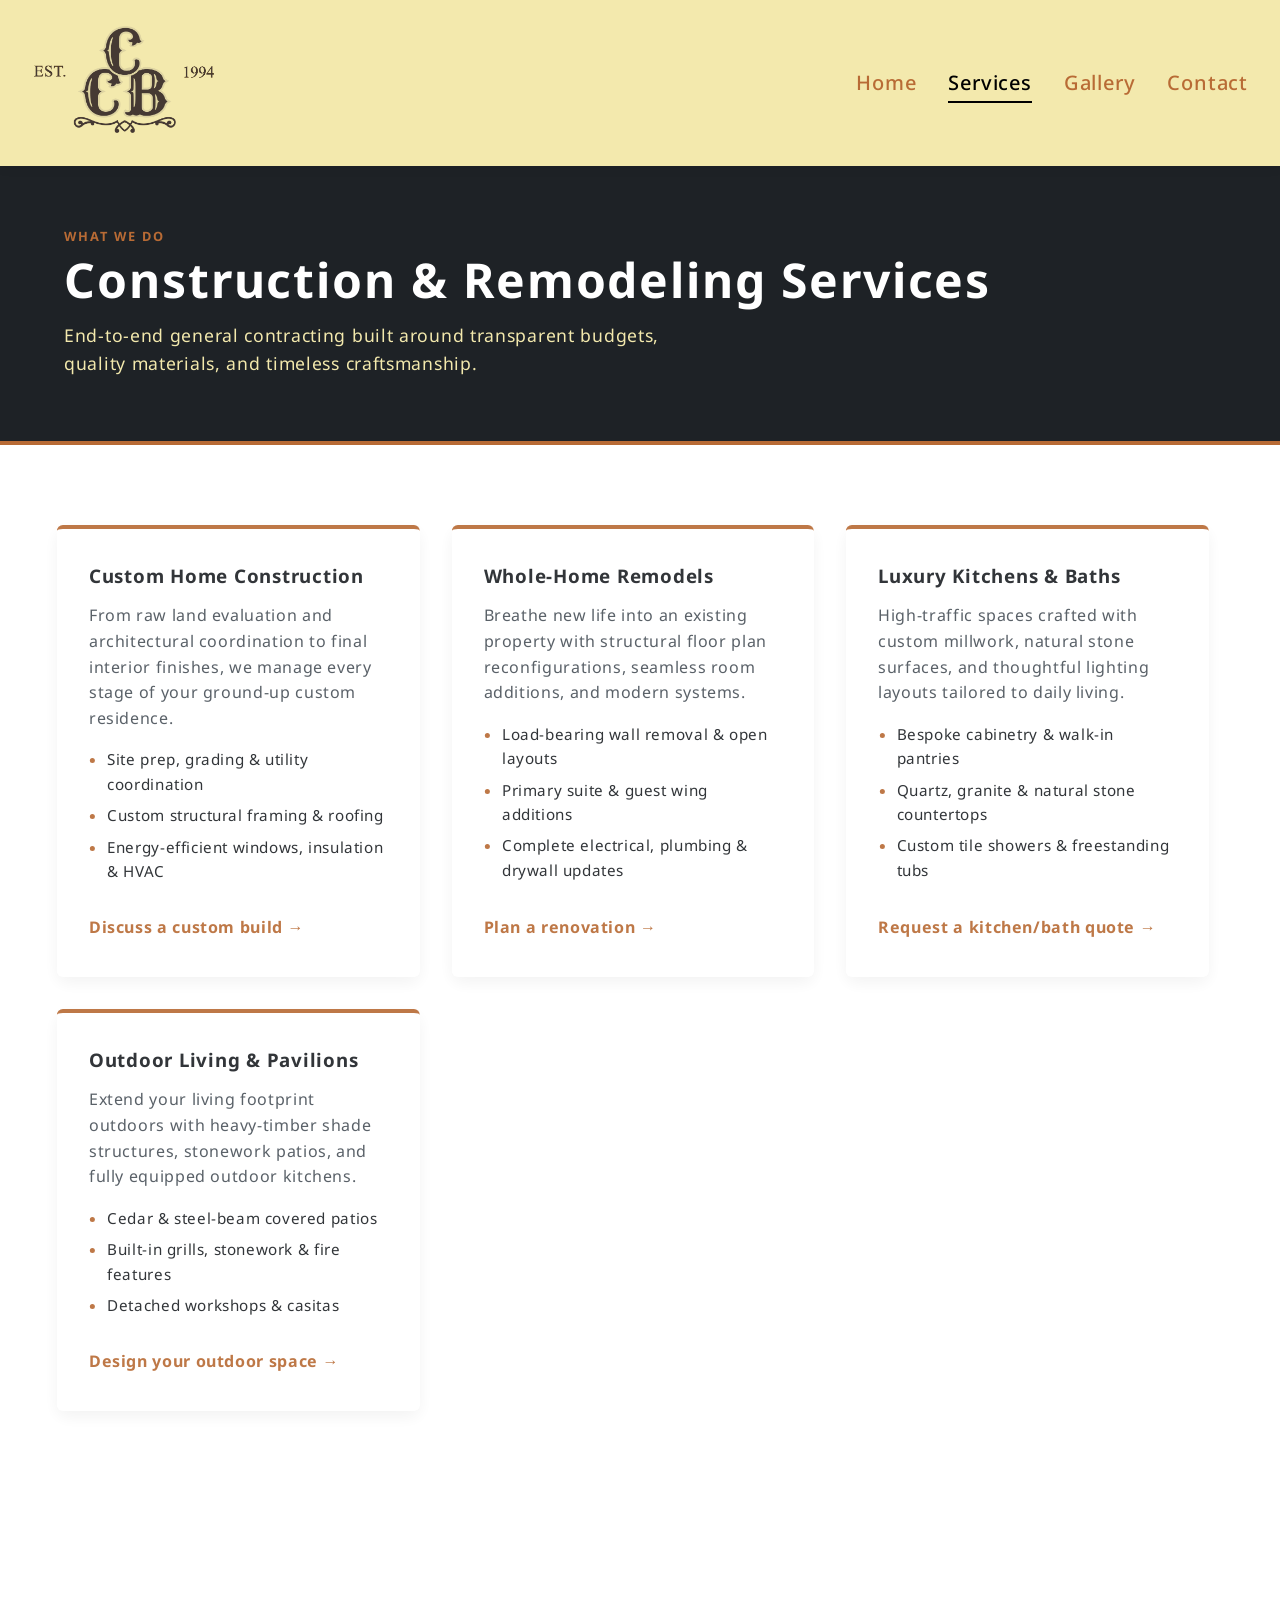
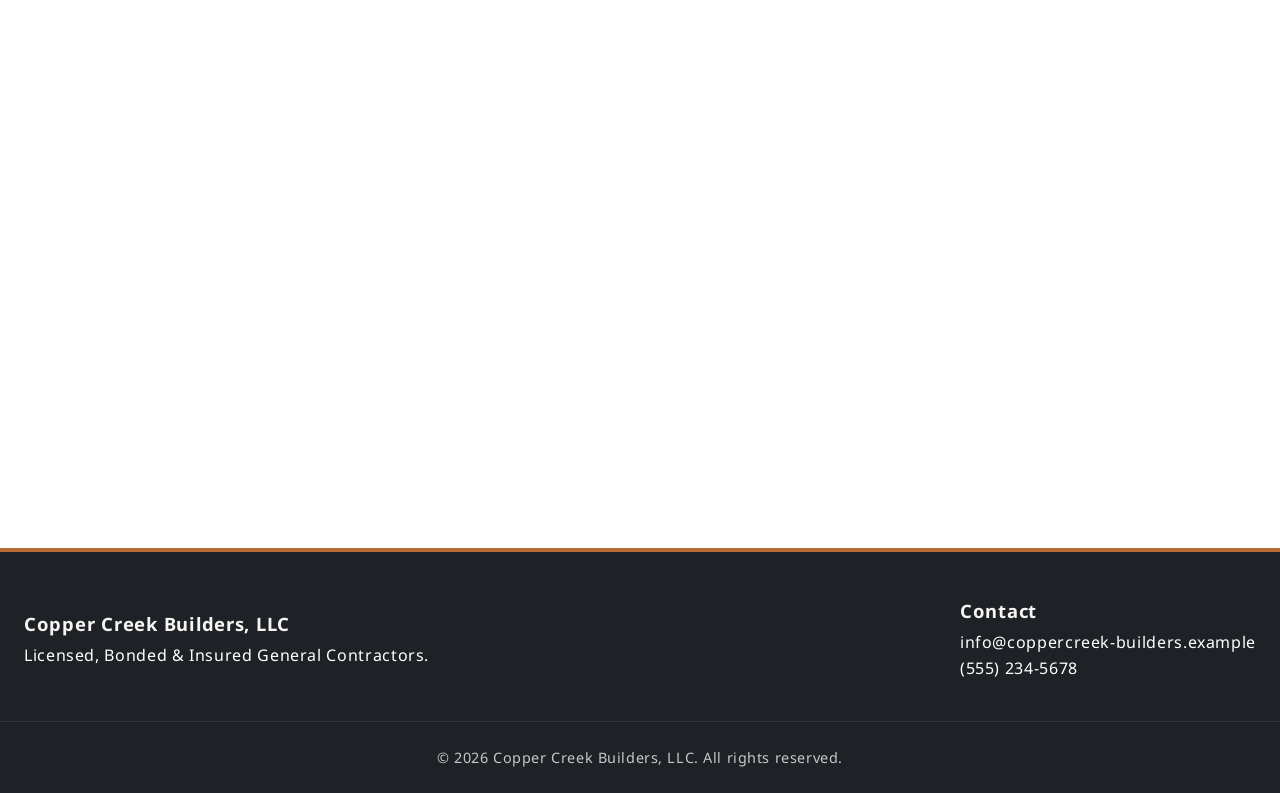
<file: services.html>
<!doctype html>
<html lang="en">
  <head>
    <meta charset="UTF-8" />
    <meta name="viewport" content="width=device-width, initial-scale=1.0" />
    <title>Services | Copper Creek Builders</title>
    <link rel="icon" href="./assets/copper-creek-initials-logo.png" />
    <link rel="stylesheet" href="styles.css" />
    <script src="index.js" defer></script>
  </head>
  <body>
    <!-- NAVIGATION BAR -->
    <nav class="nav">
      <div class="nav__container">
        <a href="index.html">
          <img
            src="./assets/copper-creek-initials-logo.png"
            alt="Copper Creek Builders"
            class="nav__logo nav__logo--services"
          />
        </a>

        <button
          id="menu-toggle"
          class="nav__toggle"
          aria-label="Toggle Navigation"
        >
          <span class="nav__toggle-bar"></span>
          <span class="nav__toggle-bar"></span>
          <span class="nav__toggle-bar"></span>
        </button>

        <ul id="nav-links" class="nav__links">
          <li class="nav__item">
            <a href="index.html" class="nav__link">Home</a>
          </li>
          <li class="nav__item">
            <a href="services.html" class="nav__link nav__link--active">Services</a>
          </li>
          <li class="nav__item">
            <a href="gallery.html" class="nav__link">Gallery</a>
          </li>
          <li class="nav__item">
            <a href="#contact" class="nav__link open-contact-modal">Contact</a>
          </li>
        </ul>
      </div>
    </nav>

    <!-- CONTACT MODAL -->
    <dialog class="contact-modal" id="contactModal">
      <div class="modal-header">
        <div>
          <span class="eyebrow">Get In Touch</span>
          <h2>Request a Consultation</h2>
        </div>
        <button type="button" class="modal-close" id="closeModal" aria-label="Close Modal">&times;</button>
      </div>

      <div class="modal-contact-bar">
        <span><strong>Phone:</strong> (555) 234-5678</span>
        <span><strong>Email:</strong> info@coppercreek-builders.example</span>
      </div>

      <form class="modal-form" id="contactForm">
        <div class="form-group">
          <label for="clientName">Full Name</label>
          <input type="text" id="clientName" required placeholder="Jane Doe" />
        </div>
        <div class="form-group">
          <label for="clientEmail">Email Address</label>
          <input type="email" id="clientEmail" required placeholder="jane@example.com" />
        </div>
        <div class="form-group">
          <label for="projectType">Project Type</label>
          <select id="projectType">
            <option value="custom">Custom Home Build</option>
            <option value="remodel">Whole-Home Remodel</option>
            <option value="outdoor">Outdoor Living / Addition</option>
          </select>
        </div>
        <div class="form-group">
          <label for="projectDetails">Project Details</label>
          <textarea id="projectDetails" rows="3" required placeholder="Share lot status, estimated square footage, or goals..."></textarea>
        </div>
        <button type="submit" class="btn-primary" style="width: 100%">Send Inquiry</button>
        <p class="form-feedback" id="formFeedback"></p>
      </form>
    </dialog>

    <!-- PAGE BANNER -->
    <header class="page-banner">
      <div class="container">
        <span class="eyebrow">What We Do</span>
        <h1>Construction &amp; Remodeling Services</h1>
        <p>
          End-to-end general contracting built around transparent budgets,
          quality materials, and timeless craftsmanship.
        </p>
      </div>
    </header>

    <!-- DETAILED SERVICES -->
    <section class="section reveal-left">
      <div class="container services__grid">
        <article class="service-card">
          <div>
            <h3>Custom Home Construction</h3>
            <p>
              From raw land evaluation and architectural coordination to final
              interior finishes, we manage every stage of your ground-up custom
              residence.
            </p>
            <ul class="service-list">
              <li>Site prep, grading &amp; utility coordination</li>
              <li>Custom structural framing &amp; roofing</li>
              <li>Energy-efficient windows, insulation &amp; HVAC</li>
            </ul>
          </div>
          <a href="#contact" class="text-link open-contact-modal">Discuss a custom build &rarr;</a>
        </article>

        <article class="service-card">
          <div>
            <h3>Whole-Home Remodels</h3>
            <p>
              Breathe new life into an existing property with structural floor
              plan reconfigurations, seamless room additions, and modern systems.
            </p>
            <ul class="service-list">
              <li>Load-bearing wall removal &amp; open layouts</li>
              <li>Primary suite &amp; guest wing additions</li>
              <li>Complete electrical, plumbing &amp; drywall updates</li>
            </ul>
          </div>
          <a href="#contact" class="text-link open-contact-modal">Plan a renovation &rarr;</a>
        </article>

        <article class="service-card">
          <div>
            <h3>Luxury Kitchens &amp; Baths</h3>
            <p>
              High-traffic spaces crafted with custom millwork, natural stone
              surfaces, and thoughtful lighting layouts tailored to daily living.
            </p>
            <ul class="service-list">
              <li>Bespoke cabinetry &amp; walk-in pantries</li>
              <li>Quartz, granite &amp; natural stone countertops</li>
              <li>Custom tile showers &amp; freestanding tubs</li>
            </ul>
          </div>
          <a href="#contact" class="text-link open-contact-modal">Request a kitchen/bath quote &rarr;</a>
        </article>

        <article class="service-card">
          <div>
            <h3>Outdoor Living &amp; Pavilions</h3>
            <p>
              Extend your living footprint outdoors with heavy-timber shade
              structures, stonework patios, and fully equipped outdoor kitchens.
            </p>
            <ul class="service-list">
              <li>Cedar &amp; steel-beam covered patios</li>
              <li>Built-in grills, stonework &amp; fire features</li>
              <li>Detached workshops &amp; casitas</li>
            </ul>
          </div>
          <a href="#contact" class="text-link open-contact-modal">Design your outdoor space &rarr;</a>
        </article>
      </div>
    </section>

    <!-- 3-STEP BUILDING PROCESS -->
    <section class="section bg-cream reveal-right">
      <div class="container">
        <div class="section-header">
          <span class="eyebrow">How We Work</span>
          <h2>Our 3-Step Building Process</h2>
          <p>A clear, predictable workflow from our first handshake to key handoff.</p>
        </div>

        <div class="services__grid">
          <div class="stat-card" style="background: var(--white)">
            <h3>01. Discovery &amp; Estimate</h3>
            <p>
              We meet on-site or review your plans to align on scope, target
              budget, and realistic timelines before breaking ground.
            </p>
          </div>
          <div class="stat-card" style="background: var(--white)">
            <h3>02. Pre-Construction</h3>
            <p>
              We finalize engineering, pull municipal permits, lock in trade
              schedules, and guide your material selections.
            </p>
          </div>
          <div class="stat-card" style="background: var(--white)">
            <h3>03. Build &amp; Walkthrough</h3>
            <p>
              Dedicated on-site supervision with weekly progress updates,
              culminating in a thorough final walkthrough and 5-year warranty.
            </p>
          </div>
        </div>

        <div class="section-cta">
          <a href="#contact" class="btn-primary open-contact-modal">Schedule Your Consultation</a>
        </div>
      </div>
    </section>

    <!-- FOOTER -->
    <footer class="site-footer">
      <div class="container footer-grid">
        <div>
          <h4>Copper Creek Builders, LLC</h4>
          <p>Licensed, Bonded &amp; Insured General Contractors.</p>
        </div>
        <div>
          <h4>Contact</h4>
          <p>info@coppercreek-builders.example</p>
          <p>(555) 234-5678</p>
        </div>
      </div>
      <div class="footer-bottom">
        <p>
          &copy; <span id="currentYear"></span> Copper Creek Builders, LLC. All
          rights reserved.
        </p>
      </div>
    </footer>
  </body>
</html>
</file>
<file: styles.css>
@import url("https://fonts.googleapis.com/css2?family=Noto+Sans:ital,wght@0,100..900;1,100..900&display=swap");

:root {
  --copper: #b86b35;
  --copper-dark: #945224;
  --charcoal: #1e2226;
  --slate: #4a525a;
  --cream: #f7f5f2;
  --cream-light: #f3e9ad;
  --white: #ffffff;
}

* {
  margin: 0;
  padding: 0;
  box-sizing: border-box;
  font-family: "Noto Sans", sans-serif;
  letter-spacing: 0.04em;
}

html {
  scroll-behavior: smooth;
  overflow-x: hidden;
}

body {
  width: 100%;
  overflow-x: hidden;
  color: var(--charcoal);
  background: var(--white);
  line-height: 1.6;
}

html.modal-open,
body.modal-open {
  overflow: hidden;
}

ul {
  display: flex;
}

li {
  list-style-type: none;
}

img {
  width: 100%;
  height: 100%;
}

a {
  text-decoration: none;
  display: inline;
}

h1,
h2,
h3,
h4 {
  line-height: 1.2;
  margin-bottom: 1rem;
}

h2 {
  font-size: clamp(1.8rem, 3vw, 2.5rem);
}

.container {
  width: min(1200px, 90%);
  margin: 0 auto;
}

.section {
  padding: 5rem 0;
}

.bg-cream {
  background: var(--cream-light);
}

.eyebrow {
  display: block;
  font:
    700 0.8rem/1 "Noto Sans",
    sans-serif;
  text-transform: uppercase;
  letter-spacing: 2px;
  color: var(--copper);
  margin-bottom: 0.5rem;
}

/* NAVIGATION BAR */

nav {
  display: block;
  width: 100%;
  background-color: var(--cream-light);
  position: sticky;
  top: 0;
  z-index: 100;
  box-shadow: 0 2px 10px rgba(0, 0, 0, 0.08);
}

.nav__logo {
  width: 300px;
  height: auto;
  margin: 10px;
  flex-shrink: 0;
}

.nav__container {
  display: flex;
  width: 100%;
  max-width: 1280px;
  align-items: center;
  justify-content: space-between;
  margin: 0 auto;
  padding: 16px 24px;
}

.nav__toggle {
  display: none;
  flex-direction: column;
  gap: 5px;
  background: none;
  border: 0;
  cursor: pointer;
  padding: 6px;
}

.nav__toggle-bar {
  width: 26px;
  height: 3px;
  background: var(--copper);
  border-radius: 2px;
  transition: 0.3s;
}

.nav__links {
  display: flex;
  align-items: center;
  flex-wrap: nowrap;
}

.nav__link {
  display: inline-block;
  margin-left: 16px;
  text-decoration: none;
  font-size: 20px;
  color: var(--copper);
  font-weight: 500;
  padding: 8px;
  transition: all 0.3s ease;
  position: relative;
}

.nav__link::after {
  content: "";
  position: absolute;
  left: 8px;
  right: 8px;
  bottom: 4px;
  height: 2px;
  background-color: currentColor;
  transform: scaleX(0);
  transform-origin: left;
  transition: transform 0.3s ease;
}

.nav__link--active {
  color: #000000;
}

.nav__link--active::after,
.nav__link:hover::after,
.nav__link:focus-visible::after {
  transform: scaleX(1);
}

.nav__link:hover,
.nav__link:focus-visible {
  color: #000000;
  transform: translateY(-2px);
}

/* BUTTONS */

.btn-primary,
.btn-secondary {
  display: inline-block;
  padding: 0.9rem 1.85rem;
  border-radius: 4px;
  font-weight: 600;
  font-size: 1rem;
  cursor: pointer;
  transition: 0.25s ease;
  border: 2px solid transparent;
}

.btn-primary {
  background: var(--copper);
  color: var(--white);
}

.btn-primary:hover {
  background: var(--copper-dark);
}

.btn-secondary {
  border-color: var(--cream);
  color: var(--cream);
  background: transparent;
}

.btn-secondary:hover {
  background: var(--cream);
  color: var(--charcoal);
}

/* MODAL */

.contact-modal {
  margin: auto;
  width: min(540px, 92%);
  max-height: calc(100vh - 2rem);
  max-height: calc(100dvh - 2rem);
  overflow-y: auto;
  overscroll-behavior: contain;
  border: 0;
  border-top: 5px solid var(--copper);
  border-radius: 6px;
  padding: 2rem;
  background: var(--cream);
  color: var(--charcoal);
  box-shadow: 0 20px 40px rgba(0, 0, 0, 0.35);
}

.contact-modal::backdrop {
  background: rgba(30, 34, 38, 0.78);
  backdrop-filter: blur(3px);
}

.modal-header {
  display: flex;
  justify-content: space-between;
  align-items: flex-start;
  margin-bottom: 1rem;
}

.modal-header h2 {
  margin-bottom: 0;
  font-size: 1.75rem;
}

.modal-close {
  background: none;
  border: 0;
  font-size: 2rem;
  line-height: 1;
  color: var(--slate);
  cursor: pointer;
}

.modal-close:hover {
  color: var(--copper);
}

.modal-contact-bar {
  display: grid;
  gap: 0.65rem;
  text-align: left;
  line-height: 1.4;
  background: var(--cream-light);
  padding: 0.75rem 1rem;
  border-radius: 4px;
  font-size: 0.9rem;
  margin-bottom: 1.5rem;
  border-left: 3px solid var(--copper);
}

.modal-contact-item {
  display: grid;
  grid-template-columns: 1.25rem minmax(0, 1fr);
  align-items: start;
  column-gap: 0.65rem;
}

.modal-contact-item > i {
  color: var(--copper-dark);
  line-height: 1.4;
  margin-top: 0.1rem;
  text-align: center;
}

.modal-contact-item > span {
  overflow-wrap: anywhere;
}

/* MODAL FORM INPUTS */

.form-group {
  margin-bottom: 1.15rem;
}

.form-group label {
  display: block;
  font-weight: 600;
  font-size: 0.9rem;
  margin-bottom: 0.35rem;
}

.form-group input,
.form-group select,
.form-group textarea {
  width: 100%;
  padding: 0.75rem;
  border: 1px solid rgba(165, 101, 42, 0.45);
  border-radius: 4px;
  background: var(--white);
  color: var(--charcoal);
  font: inherit;
}

.form-group input:focus,
.form-group select:focus,
.form-group textarea:focus {
  outline: 2px solid var(--copper);
  border-color: var(--copper);
}

.form-feedback {
  margin-top: 1rem;
  font-weight: 600;
  color: var(--copper-dark);
  text-align: center;
}

/* HERO */

.hero {
  background: url("./assets/pendley-house-front.webp") center/cover no-repeat;
  min-height: 78vh;
  display: flex;
}

.hero-overlay {
  background: rgba(30, 34, 38, 0.52);
  width: 100%;
  display: flex;
  align-items: center;
  padding: 4rem 0;
}

.hero-content {
  color: var(--white);
  max-width: 680px;
}

.hero-content h1 {
  font-size: clamp(2.2rem, 5vw, 3.5rem);
  margin-bottom: 1.25rem;
  text-align: center;
}

.hero-content p {
  font-size: 1.15rem;
  margin-bottom: 2rem;
  color: var(--cream-light);
  text-align: center;
}

.hero-actions {
  display: flex;
  justify-content: center;
  gap: 1rem;
  flex-wrap: wrap;
}

/* ABOUT & SERVICES OVERVIEW */

.text-link {
  display: inline-block;
  margin-top: 0.75rem;
  color: var(--copper);
  font-weight: 700;
  transition:
    color 0.2s ease,
    transform 0.2s ease;
}

.text-link:hover {
  color: var(--copper-dark);
  transform: translateX(4px);
}

.about__grid {
  display: grid;
  grid-template-columns: 1.15fr 1fr;
  gap: 3.5rem;
  align-items: center;
}

.about__content p {
  margin-bottom: 1rem;
  color: var(--slate);
}

.about__stats {
  display: grid;
  grid-template-columns: repeat(2, 1fr);
  gap: 1.25rem;
}

.stat-card {
  background: var(--cream);
  padding: 1.75rem 1.5rem;
  border-radius: 6px;
  border-left: 4px solid var(--copper);
  box-shadow: 0 4px 12px rgba(0, 0, 0, 0.04);
}

.stat-card h3 {
  font-size: 2rem;
  color: var(--copper);
  margin-bottom: 0.25rem;
}

.stat-card p {
  font-size: 0.95rem;
  font-weight: 600;
  color: var(--charcoal);
}

.section-header {
  text-align: center;
  max-width: 640px;
  margin: 0 auto 3rem;
}

.section-header p {
  color: var(--slate);
}

.services__grid {
  display: grid;
  grid-template-columns: repeat(auto-fit, minmax(min(100%, 280px), 1fr));
  gap: 2rem;
}

.service-card {
  background: var(--white);
  padding: 2.25rem 2rem;
  border-radius: 6px;
  border-top: 4px solid var(--copper);
  box-shadow: 0 6px 18px rgba(0, 0, 0, 0.06);
  display: flex;
  flex-direction: column;
  justify-content: space-between;
  transition:
    transform 0.25s ease,
    box-shadow 0.25s ease;
}

.service-card:hover {
  transform: translateY(-4px);
  box-shadow: 0 12px 24px rgba(0, 0, 0, 0.1);
}

.service-card p {
  color: var(--slate);
  margin-bottom: 1rem;
}

.section-cta {
  text-align: center;
  margin-top: 3rem;
}

/* FEATURED PROJECTS PREVIEW */

.featured__grid {
  display: grid;
  grid-template-columns: repeat(auto-fit, minmax(min(100%, 300px), 1fr));
  gap: 2rem;
}

.featured-card {
  background: var(--cream);
  border-radius: 6px;
  overflow: hidden;
  border-bottom: 4px solid var(--copper);
  box-shadow: 0 6px 18px rgba(0, 0, 0, 0.06);
  transition: transform 0.25s ease, box-shadow 0.25s ease;
}

.featured-card:hover {
  transform: translateY(-4px);
  box-shadow: 0 12px 24px rgba(0, 0, 0, 0.12);
}

.featured-card__image {
  position: relative;
  height: 240px;
  overflow: hidden;
}

.featured-card__image img {
  width: 100%;
  height: 100%;
  object-fit: cover;
  display: block;
  transition: transform 0.4s ease;
}

.featured-card:hover .featured-card__image img {
  transform: scale(1.05);
}

.featured-card__badge {
  position: absolute;
  top: 1rem;
  left: 1rem;
  background: var(--charcoal);
  color: var(--cream-light);
  font-size: 0.75rem;
  font-weight: 700;
  text-transform: uppercase;
  letter-spacing: 1px;
  padding: 0.35rem 0.75rem;
  border-radius: 4px;
  border-left: 3px solid var(--copper);
}

.featured-card__body {
  padding: 1.5rem;
}

.featured-card__body h3 {
  font-size: 1.25rem;
  margin-bottom: 0.35rem;
}

.featured-card__body p {
  font-size: 0.95rem;
  color: var(--slate);
}

/* SCROLL-LINKED SLIDE ANIMATION */

.reveal-left,
.reveal-right {
  opacity: 0;
  will-change: transform, opacity;
}

@supports (overflow-x: clip) {
  html,
  body {
    overflow-x: clip;
  }
}

.reveal-left {
  transform: translateX(-80px);
}

.reveal-right {
  transform: translateX(80px);
}

@media (prefers-reduced-motion: reduce) {
  .reveal-left,
  .reveal-right {
    opacity: 1 !important;
    transform: none !important;
  }
}

/* FOOTER */

.site-footer {
  background: var(--charcoal);
  color: var(--white);
  padding: 3rem 0 1.5rem;
  border-top: 4px solid var(--copper);
}

.site-footer h4 {
  color: var(--cream);
  font-size: 1.15rem;
  margin-bottom: 0.5rem;
}

.footer-grid {
  display: flex;
  width: 100%;
  max-width: 1280px;
  padding: 0 24px;
  align-items: center;
  justify-content: space-between;
  gap: 2rem;
  margin: 0 auto 2.5rem;
}

.footer-bottom {
  text-align: center;
  border-top: 1px solid rgba(255, 255, 255, 0.12);
  padding-top: 1.5rem;
  font-size: 0.9rem;
  opacity: 0.75;
}

/* SUBPAGE BANNER & SERVICES LIST */

.page-banner {
  background: var(--charcoal);
  color: var(--white);
  padding: 4rem 0;
  border-bottom: 4px solid var(--copper);
}

.page-banner h1 {
  font-size: clamp(2rem, 4vw, 3rem);
  margin-bottom: 0.75rem;
}

.page-banner p {
  color: var(--cream-light);
  max-width: 620px;
  font-size: 1.1rem;
}

.service-list {
  display: block;
  margin: 1rem 0 1.25rem;
  padding-left: 1.15rem;
}

.service-list li {
  list-style-type: disc;
  color: var(--charcoal);
  font-size: 0.95rem;
  margin-bottom: 0.45rem;
}

.service-list li::marker {
  color: var(--copper);
}

/* GALLERY FILTERS & LIGHTBOX */

.nav__logo--gallery,
.nav__logo--services {
  width: 180px;
}

.filter-controls {
  display: flex;
  justify-content: center;
  flex-wrap: wrap;
  gap: 0.75rem;
  margin-bottom: 2.75rem;
}

.filter-btn {
  padding: 0.6rem 1.35rem;
  border: 2px solid var(--copper);
  background: transparent;
  color: var(--charcoal);
  border-radius: 4px;
  font: inherit;
  font-weight: 600;
  font-size: 0.95rem;
  cursor: pointer;
  transition: 0.2s ease;
}

.filter-btn.active,
.filter-btn:hover {
  background: var(--copper);
  color: var(--white);
}

.featured-card--clickable {
  cursor: pointer;
}

.lightbox-modal {
  margin: auto;
  width: min(820px, 94%);
  border: 0;
  border-radius: 6px;
  overflow: hidden;
  background: var(--charcoal);
  color: var(--white);
  box-shadow: 0 24px 48px rgba(0, 0, 0, 0.5);
}

.lightbox-modal::backdrop {
  background: rgba(18, 20, 23, 0.85);
  backdrop-filter: blur(4px);
}

.lightbox-viewer {
  position: relative;
}

.lightbox-viewer img {
  width: 100%;
  max-height: 65vh;
  object-fit: cover;
  display: block;
}

.lightbox-nav {
  position: absolute;
  top: 50%;
  transform: translateY(-50%);
  width: 42px;
  height: 42px;
  border: 0;
  border-radius: 50%;
  background: rgba(30, 34, 38, 0.8);
  color: var(--white);
  font-size: 1.15rem;
  cursor: pointer;
}

.lightbox-nav:hover {
  background: var(--copper);
}

.lightbox-nav--previous {
  left: 1rem;
}

.lightbox-nav--next {
  right: 1rem;
}

.lightbox-image-count {
  position: absolute;
  right: 1rem;
  bottom: 1rem;
  padding: 0.3rem 0.6rem;
  border-radius: 4px;
  background: rgba(30, 34, 38, 0.8);
  color: var(--white);
  font-size: 0.85rem;
}

.lightbox-close {
  position: absolute;
  top: 0.75rem;
  right: 1rem;
  background: rgba(30, 34, 38, 0.8);
  color: var(--white);
  border: 0;
  border-radius: 50%;
  width: 38px;
  height: 38px;
  font-size: 1.6rem;
  line-height: 1;
  cursor: pointer;
}

.lightbox-close:hover {
  background: var(--copper);
}

.lightbox-caption {
  padding: 1.5rem 2rem;
  border-top: 4px solid var(--copper);
}

.lightbox-caption p {
  color: var(--cream-light);
  margin-top: 0.35rem;
}


/* RESPONSIVENESS */

@media (max-width: 1024px) {
  .nav__logo {
    width: 240px;
  }

  .nav__logo--gallery,
  .nav__logo--services {
  width: 150px;
  }
}

@media (max-width: 768px) {
  .nav__toggle {
    display: flex;
  }

  .about__grid {
    grid-template-columns: 1fr;
    gap: 2.5rem;
  }

  .footer-grid {
    flex-direction: column;
    align-items: flex-start;
  }

  .nav__logo {
    width: 150px;
  }

  .nav__logo--gallery,
  .nav__logo--services {
  width: 100px;
  }

  .nav__links {
    display: none;
    flex-direction: column;
    align-items: flex-start;
    position: absolute;
    top: 100%;
    left: 0;
    width: 100%;
    background: var(--cream-light);
    padding: 1rem 24px 1.5rem;
    box-shadow: 0 8px 16px rgba(0, 0, 0, 0.12);
  }

  .nav__links.open {
    display: flex;
  }
  .nav__link {
    margin: 0.4rem 0;
  }
}

@media (max-width: 640px) {
  .hero-content br {
    display: none;
  }

  .contact-modal {
    width: calc(100% - 1.5rem);
    max-height: calc(100vh - 1.5rem);
    max-height: calc(100dvh - 1.5rem);
    padding: 1rem;
  }

  .modal-header {
    margin-bottom: 0.75rem;
  }

  .modal-header h2 {
    font-size: 1.35rem;
  }

  .modal-contact-bar {
    padding: 0.6rem 0.75rem;
    font-size: 0.85rem;
    margin-bottom: 1rem;
    gap: 0.5rem;
  }

  .form-group {
    margin-bottom: 0.85rem;
  }

  .form-group input,
  .form-group select,
  .form-group textarea {
    padding: 0.65rem;
  }
}
</file>
